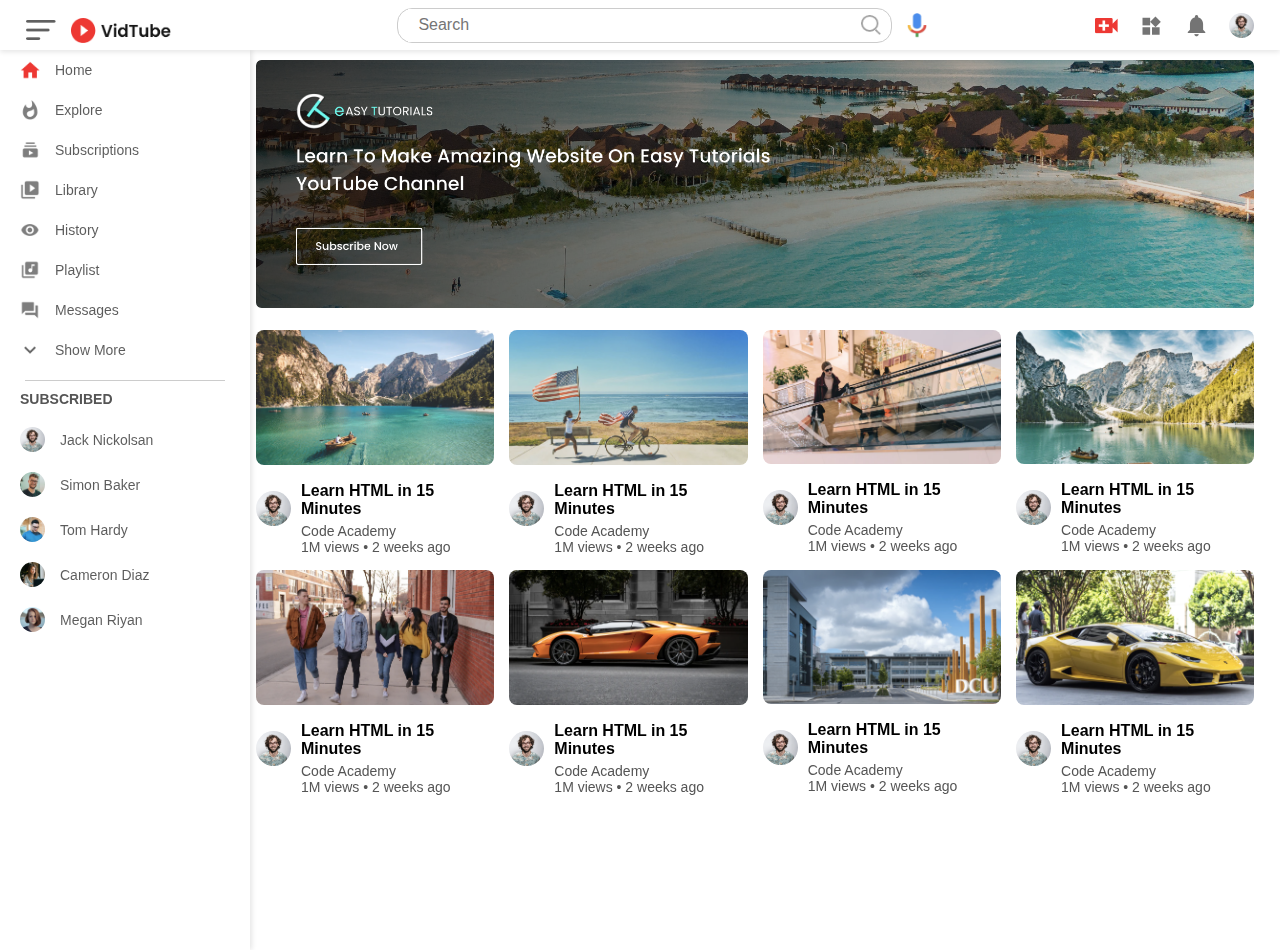
<file: index.html>
<!DOCTYPE html>
<html lang="en">
  <head>
    <meta charset="UTF-8" />
    <meta name="viewport" content="width=device-width, initial-scale=1.0" />
    <title>Youtube clone</title>
    <link rel="stylesheet" href="styles.css" />
  </head>
  <body>
    <nav>
      <div class="left-sidebar">
        <img src="./images/menu.png" class="menu-icon" />
        <img src="./images/logo.png" class="logo" />
      </div>
      <div class="middle-sidebar">
        <div class="search-container">
          <input type="text" class="search-bar" placeholder="Search" />
          <img src="./images/search.png" class="search-icon" />
        </div>

        <img src="./images/voice-search.png" class="mic-icon" />
      </div>
      <div class="right-sidebar">
        <img src="./images/upload.png" class="upload-icon" />
        <img src="./images/more.png" class="apps-icon" />
        <img src="./images/notification.png" class="notifications-icon" />
        <img src="./images/Jack.png" class="profile-icon" />
      </div>
    </nav>

    <!-- -----------main section----------- -->
    <div class="container">
      <div class="sidebar">
        <a href=""
          ><img src="./images/home.png" class="sidebar-img" />
          <p>Home</p></a
        >
        <a href=""
          ><img src="./images/explore.png" class="sidebar-img" />
          <p>Explore</p></a
        >
        <a href=""
          ><img src="./images/subscriprion.png" class="sidebar-img" />
          <p>Subscriptions</p></a
        >
        <a href=""
          ><img src="./images/library.png" class="sidebar-img" />
          <p>Library</p></a
        >
        <a href=""
          ><img src="./images/history.png" class="sidebar-img" />
          <p>History</p></a
        >
        <a href=""
          ><img src="./images/playlist.png" class="sidebar-img" />
          <p>Playlist</p></a
        >
        <a href=""
          ><img src="./images/messages.png" class="sidebar-img" />
          <p>Messages</p></a
        >
        <a href=""
          ><img src="./images/show-more.png" class="sidebar-img" />
          <p>Show More</p></a
        >

        <hr />
        <h4>SUBSCRIBED</h4>
        <a href=""
          ><img src="./images/Jack.png" class="user-img" />
          <p>Jack Nickolsan</p></a
        >
        <a href=""
          ><img src="./images/simon.png" class="user-img" />
          <p>Simon Baker</p></a
        >
        <a href=""
          ><img src="./images/tom.png" class="user-img" />
          <p>Tom Hardy</p></a
        >
        <a href=""
          ><img src="./images/cameron.png" class="user-img" />
          <p>Cameron Diaz</p></a
        >
        <a href=""
          ><img src="./images/megan.png" class="user-img" />
          <p>Megan Riyan</p></a
        >
      </div>

     
        <!-- banner section -->
        <div class="banner">
          <img src="./images/banner.png" class="banner-img" />
        </div>

        <!-- videos section -->
        <div class="videos-section">
          <div class="video-cards">
            <img src="./images/thumbnail1.png" class="video-thumbnail" />
            <div class="video-info">
              <img src="./images/Jack.png" class="user-img" />
              <div class="video-text">
                <h4>Learn HTML in 15 Minutes</h4>
                <p class="channel-name">Code Academy</p>
                <p>1M views • 2 weeks ago</p>
              </div>
            </div>
          </div>
          <div class="video-cards">
            <img src="./images/thumbnail2.png" class="video-thumbnail" />
            <div class="video-info">
              <img src="./images/Jack.png" class="user-img" />
              <div class="video-text">
                <h4>Learn HTML in 15 Minutes</h4>
                <p class="channel-name">Code Academy</p>
                <p>1M views • 2 weeks ago</p>
              </div>
            </div>
          </div>
          <div class="video-cards">
            <img src="./images/thumbnail3.png" class="video-thumbnail" />
            <div class="video-info">
              <img src="./images/Jack.png" class="user-img" />
              <div class="video-text">
                <h4>Learn HTML in 15 Minutes</h4>
                <p class="channel-name">Code Academy</p>
                <p>1M views • 2 weeks ago</p>
              </div>
            </div>
          </div>
          <div class="video-cards">
            <img src="./images/thumbnail4.png" class="video-thumbnail" />
            <div class="video-info">
              <img src="./images/Jack.png" class="user-img" />
              <div class="video-text">
                <h4>Learn HTML in 15 Minutes</h4>
                <p class="channel-name">Code Academy</p>
                <p>1M views • 2 weeks ago</p>
              </div>
            </div>
          </div>
          <div class="video-cards">
            <img src="./images/thumbnail5.png" class="video-thumbnail" />
            <div class="video-info">
              <img src="./images/Jack.png" class="user-img" />
              <div class="video-text">
                <h4>Learn HTML in 15 Minutes</h4>
                <p class="channel-name">Code Academy</p>
                <p>1M views • 2 weeks ago</p>
              </div>
            </div>
          </div>
          <div class="video-cards">
            <img src="./images/thumbnail6.png" class="video-thumbnail" />
            <div class="video-info">
              <img src="./images/Jack.png" class="user-img" />
              <div class="video-text">
                <h4>Learn HTML in 15 Minutes</h4>
                <p class="channel-name">Code Academy</p>
                <p>1M views • 2 weeks ago</p>
              </div>
            </div>
          </div>
          <div class="video-cards">
            <img src="./images/thumbnail7.png" class="video-thumbnail" />
            <div class="video-info">
              <img src="./images/Jack.png" class="user-img" />
              <div class="video-text">
                <h4>Learn HTML in 15 Minutes</h4>
                <p class="channel-name">Code Academy</p>
                <p>1M views • 2 weeks ago</p>
              </div>
            </div>
          </div>
          <div class="video-cards">
            <img src="./images/thumbnail8.png" class="video-thumbnail" />
            <div class="video-info">
              <img src="./images/Jack.png" class="user-img" />
              <div class="video-text">
                <h4>Learn HTML in 15 Minutes</h4>
                <p class="channel-name">Code Academy</p>
                <p>1M views • 2 weeks ago</p>
              </div>
            </div>
          </div>
        </div>
      </div>
   

    <script src="script.js"></script>
  </body>
</html>
</file>
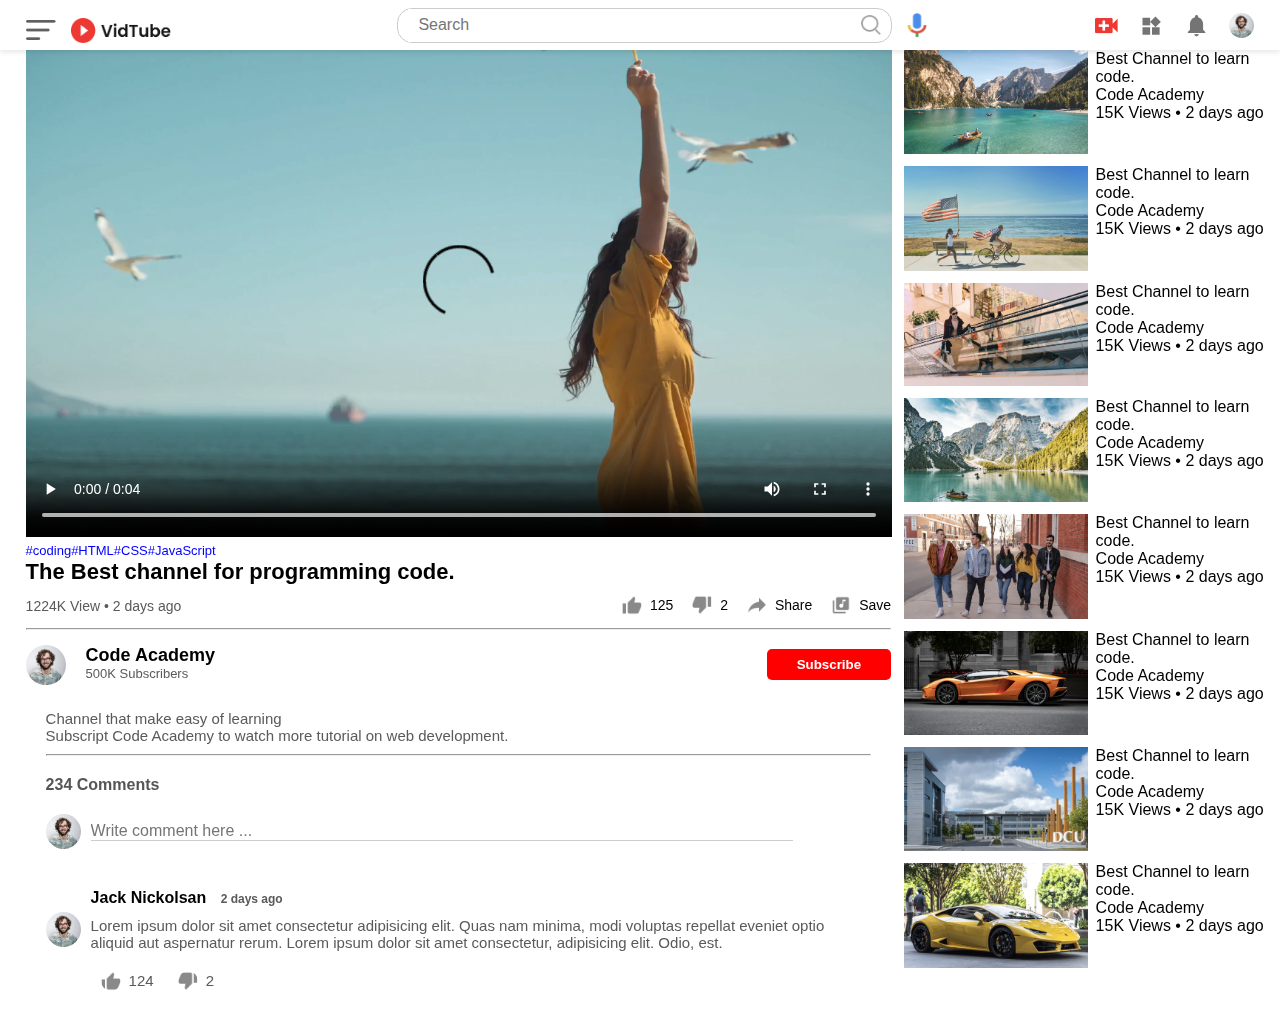
<file: video-playlist.html>
<!DOCTYPE html>
<html lang="en">
  <head>
    <meta charset="UTF-8" />
    <meta name="viewport" content="width=device-width, initial-scale=1.0" />
    <title>Video playlist</title>
    <link rel="stylesheet" href="styles.css" />
  </head>
  <body>
    <nav>
      <div class="left-sidebar">
        <img src="./images/menu.png" class="menu-icon" />
        <img src="./images/logo.png" class="logo" />
      </div>
      <div class="middle-sidebar">
        <div class="search-container">
          <input type="text" class="search-bar" placeholder="Search" />
          <img src="./images/search.png" class="search-icon" />
        </div>

        <img src="./images/voice-search.png" class="mic-icon" />
      </div>
      <div class="right-sidebar">
        <img src="./images/upload.png" class="upload-icon" />
        <img src="./images/more.png" class="apps-icon" />
        <img src="./images/notification.png" class="notifications-icon" />
        <img src="./images/Jack.png" class="profile-icon" />
      </div>
    </nav>

    <!-- -----------main section----------- -->
    <div class="container play-container">
      <div class="row">
        <div class="video-playlist">
          <video controls autoplay>
            <source src="./images/video.mp4" type="video/mp4" class="video" />
          </video>

          <div class="tags">
            <a href="">#coding</a><a href="">#HTML</a><a href="">#CSS</a
            ><a href="">#JavaScript</a>
          </div>
          <h4>The Best channel for programming code.</h4>
          <div class="play-video-info">
            <p>1224K View &bull; 2 days ago</p>
            <div>
              <a href=""><img src="./images/like.png" />125</a>
              <a href=""><img src="./images/dislike.png" />2</a>
              <a href=""><img src="./images/share.png" />Share</a>
              <a href=""><img src="./images/save.png" />Save</a>
            </div>
          </div>

          <hr />
          <div class="publisher">
            <img src="./images/Jack.png" />

            <div>
              <p>Code Academy</p>
              <span>500K Subscribers</span>
            </div>
            <button type="button">Subscribe</button>
          </div>

          <div class="vid-description">
            <p>Channel that make easy of learning</p>
            <p>Subscript Code Academy to watch more tutorial on web development.</p>
            <hr>

            <h4>234 Comments</h4>

            <div class="vid-comment">
              <img src="./images/Jack.png">
              <div>
                <input type="text" placeholder="Write comment here ...">
              </div>
            </div>

            
            <div class="vid-old-comment">
            <img src="./images/Jack.png">
            <div>
              <h4>Jack Nickolsan <span>2 days ago</span></h4>
              <p>
              Lorem ipsum dolor sit amet consectetur adipisicing elit. Quas nam minima, modi voluptas repellat eveniet optio aliquid aut aspernatur rerum. Lorem ipsum dolor sit amet consectetur, adipisicing elit. Odio, est.
              </p>
               
              <a href=""><img src="./images/like.png" alt="">124</a>
              <a href=""><img src="./images/dislike.png" alt="">2</a>
                
            </div>
            </div>
            
             

            
               

          </div>
        </div>

        <div class="rightSidebar">
          <div class="side-video-list">
            <a href="" class="small-thumbnail"
              ><img src="./images/thumbnail1.png"
            /></a>
            <div class="vid-info">
              <a href="">Best Channel to learn code.</a>
              <p>Code Academy</p>
              <p>15K Views &bull; 2 days ago</p>
            </div>
          </div>

          <div class="side-video-list">
            <a href="" class="small-thumbnail"
              ><img src="./images/thumbnail2.png"
            /></a>
            <div class="vid-info">
              <a href="">Best Channel to learn code.</a>
              <p>Code Academy</p>
              <p>15K Views &bull; 2 days ago</p>
            </div>
          </div>

          <div class="side-video-list">
            <a href="" class="small-thumbnail"
              ><img src="./images/thumbnail3.png"
            /></a>
            <div class="vid-info">
              <a href="">Best Channel to learn code.</a>
              <p>Code Academy</p>
              <p>15K Views &bull; 2 days ago</p>
            </div>
          </div>

          <div class="side-video-list">
            <a href="" class="small-thumbnail"
              ><img src="./images/thumbnail4.png"
            /></a>
            <div class="vid-info">
              <a href="">Best Channel to learn code.</a>
              <p>Code Academy</p>
              <p>15K Views &bull; 2 days ago</p>
            </div>
          </div>

          <div class="side-video-list">
            <a href="" class="small-thumbnail"
              ><img src="./images/thumbnail5.png"
            /></a>
            <div class="vid-info">
              <a href="">Best Channel to learn code.</a>
              <p>Code Academy</p>
              <p>15K Views &bull; 2 days ago</p>
            </div>
          </div>

          <div class="side-video-list">
            <a href="" class="small-thumbnail"
              ><img src="./images/thumbnail6.png"
            /></a>
            <div class="vid-info">
              <a href="">Best Channel to learn code.</a>
              <p>Code Academy</p>
              <p>15K Views &bull; 2 days ago</p>
            </div>
          </div>

          <div class="side-video-list">
            <a href="" class="small-thumbnail"
              ><img src="./images/thumbnail7.png"
            /></a>
            <div class="vid-info">
              <a href="">Best Channel to learn code.</a>
              <p>Code Academy</p>
              <p>15K Views &bull; 2 days ago</p>
            </div>
          </div>

          <div class="side-video-list">
            <a href="" class="small-thumbnail"
              ><img src="./images/thumbnail8.png"
            /></a>
            <div class="vid-info">
              <a href="">Best Channel to learn code.</a>
              <p>Code Academy</p>
              <p>15K Views &bull; 2 days ago</p>
            </div>
          </div>
        </div>
      </div>
    </div>
  </body>
</html>
</file>
<file: styles.css>
* {
  margin: 0;
  padding: 0;
  box-sizing: border-box;
  font-family: "poppins", sans-serif;
}
body {
  background: #fff;
}
a {
  text-decoration: none;
  color:#000;
  cursor: pointer;
}
nav {
  width: 100%;
  height: 50px;
  box-shadow: 0 2px 5px rgba(0, 0, 0, 0.1);
  display: flex;
  align-items: center;
  position: fixed;
  top: 0;
  z-index: 100;
  background: #fff;
}

.left-sidebar {
  padding-left: 2%;
  width: 250px;
  display: flex;
  margin-top: 10px;
  align-items: center;
  justify-content: flex-start;
  background: #fff;
}
.left-sidebar img {
  width: 100%;
}
.left-sidebar .menu-icon {
  width: 30px;
  height: 20px;
  margin-right: 15px;
  cursor: pointer;
}
.left-sidebar .logo {
  width: 100px;
  height: 25px;
}

.right-sidebar {
  margin-left: auto;
  padding-right: 2%;
  display: flex;
  align-items: center;
  justify-content: flex-end;
}
.right-sidebar img {
  width: 25px;
  height: 25px;
  margin-left: 20px;
  cursor: pointer;
}
.right-sidebar .profile-icon {
  border-radius: 50%;
}
.middle-sidebar {
  flex: 1;
  display: flex;
  align-items: center;
  justify-content: center;
}
.middle-sidebar .search-container {
  display: flex;
  align-items: center;
  width: 60%;
  height: 35px;
  border: 1px solid #ccc;
  border-radius: 15px;
}

.middle-sidebar .search-container .search-bar {
  flex: 1;
  height: 100%;
  border: none;
  outline: none;
  padding: 0 10px;
  font-size: 16px;
  margin-left: 10px;
}
.middle-sidebar .search-icon {
  width: 20px;
  height: 20px;
  margin-right: 10px;
  cursor: pointer;
}
.middle-sidebar .mic-icon {
  width: 20px;
  height: 25px;
  margin-left: 15px;
  cursor: pointer;
}

/* container */
.container {
  margin-top: 50px;
  width: 100vw;
  height: 100vh;
  position: sticky;
  top: 50px;
}
.container .sidebar {
  width: 250px;
  height: 100vh;
  box-shadow: 2px 0 5px rgba(0, 0, 0, 0.1);
  z-index: 10;
  background: #fff;
}
.container .sidebar a{
  display: flex;
  align-items: center;
  padding: 10px 20px;
  color: #000000a4;
  cursor: pointer;
}
.container .sidebar a img {
  width: 20px;
  height: 20px;
  margin-right: 15px;
}

.container .sidebar a p {
  font-size: 14px;
}
.container .sidebar hr {
  width: 200px;
  margin: 10px auto;
  border: none;
  border-top: 1px solid #ccc;
}
.container .sidebar h4 {
  margin-left: 20px;
  margin-top: 10px;
  margin-bottom: 10px;
  font-size: 14px;
  color: #555;
}
.container .sidebar .user-img {
  width: 25px;
  height: 25px;
  border-radius: 50%;
  margin-right: 15px;
}

.container .banner img {
  position: absolute;
  top: 0;
  width: 100%;
  height: auto;
  padding-left: 20%;
  padding-right: 2%;
  margin-top: 10px;
}
.container .videos-section {
  position: absolute;
  top: 280px;
  padding-left: 20%;
  padding-right: 2%;
  display: grid;
  grid-template-columns: repeat(4, 1fr);
  gap: 15px;
  width: 100%;
}
.container .videos-section .video-cards {
  width: 100%;
  cursor: pointer;
}
.container .videos-section .video-cards img {
  width: 100%;
  height: auto;
  border-radius: 8px;
}
.container .videos-section .video-cards .video-info {
  display: flex;
  align-items: center;
  margin-top: 8px;
}
.container .videos-section .video-cards .user-img {
  width: 35px;
  height: 35px;
  border-radius: 50%;
  margin-right: 10px;
  margin-bottom: 15px;
}
.container .videos-section .video-cards .video-info .video-text h4 {
  font-size: 16px;
  margin-bottom: 5px;
  margin-top: 5px;
}
.container .videos-section .video-cards .video-info .video-text p {
  font-size: 14px;
  color: #555;
}

/* mini sidebar */
.mini-sidebar {
  width: 60px !important;
}
.mini-sidebar a p {
  display: none;
}
.mini-sidebar hr {
  display: none;
}
.mini-sidebar h4 {
  display: none;
}

.large-banner img {
  padding-left: 6% !important;
}
.large-cards {
  top: 350px !important;
  padding-left: 6% !important;
}


/* video playlist */
.play-container{
  padding-left: 2%;
}
.row{
  display:flex;
  justify-content:space-between;
  flex-wrap:wrap;
}
.video-playlist{
  flex-basis:69%;
}
.rightSidebar{
  flex-basis: 30%;
}
.video-playlist video{
  width:100%;
}
.side-video-list{
  display: flex;
  justify-content:space-between;
  margin-bottom:8px;
}
.side-video-list img{
  width:100%;
}
.side-video-list .small-thumbnail{
  flex-basis: 49%;
}
.side-video-list .vid-info{
  flex-basis:49%;
}
.video-playlist .tags a{
  color:#0000ff;
  font-size: 13px;
}
.video-playlist h4{
  font-weight: 600;
  font-size:22px;
}
.video-playlist .play-video-info{
  display: flex;
  align-items: center;
  justify-content: space-between;
  flex-wrap: wrap;
  margin-top: 10px;
  font-size:14px;
  color:#5a5a5a;
}
.video-playlist .play-video-info a img{
  width:20px;
  margin-right: 8px;
}
.video-playlist .play-video-info a{
  display: inline-flex;
  align-items: center;
  margin-left: 15px;
}

.video-playlist hr{
  height: 1px;
  margin:10px 0;
  color:#ccc;

}

.publisher{
  display: flex;
  margin-top: 15px;
  align-items: center;
}
.publisher div{
  flex: 1;
  line-height: 18px;
}
.publisher img{
  width:40px;
  border-radius: 50%;
  margin-right:20px;
}
.publisher p{
  color: #000;
  font-weight: 600;
  font-size: 18px;
}
.publisher div span{
  font-size: 13px;
  color:#5a5a5a
}
.publisher button{
  background-color: red;
  color:#fff;
  padding: 8px 30px;
  border:0;
  outline:0;
  border-radius: 5px;
  font-weight: 600;
}
.vid-description{
  margin: 25px 20px;
  font-size: 15px;
  color: #5a5a5a;
}
.vid-description h4{
 font-size: 16px;
 color: #555;
 font-weight: 600;
 margin: 20px 0;
}
.vid-comment{
  display: flex;
  align-items: center;
}
.vid-comment img{
  width:35px;
  border-radius: 50%;
  margin-right:10px;
}
.vid-comment div input{
  width: 90%;
  border: 0;
  outline: 0;
  border-bottom: 1px solid rgba(128, 128, 128, 0.385);
  background:transparent;
  font-size: 16px;
  color: #5a5a5a;
}
.vid-comment div{
  width:100%;
}

.vid-old-comment{
  display: flex;
  align-items: center;

}
.vid-old-comment img{
  width: 35px;
  border-radius:50%;
  margin: 20px 0 ;
}
.vid-old-comment h4{
  margin: 20px 10px;
  font-size: 16px;
  color: #000;
  padding-top:20px;
}
.vid-old-comment h4 span{
  font-size:12px;
  color:#5a5a5a;
  padding-left: 10px;
}
.vid-old-comment p{
  margin-left:10px;
  margin-top: -10px;
}

.vid-old-comment div a{
  display: inline-flex;
  align-items: center;
  gap: 8px;
  margin-left: 20px;
  text-decoration: none;
  color: inherit;
}
.vid-old-comment div a img{
  width: 20px;
  height: 20px;
  display: block;
}
</file>
